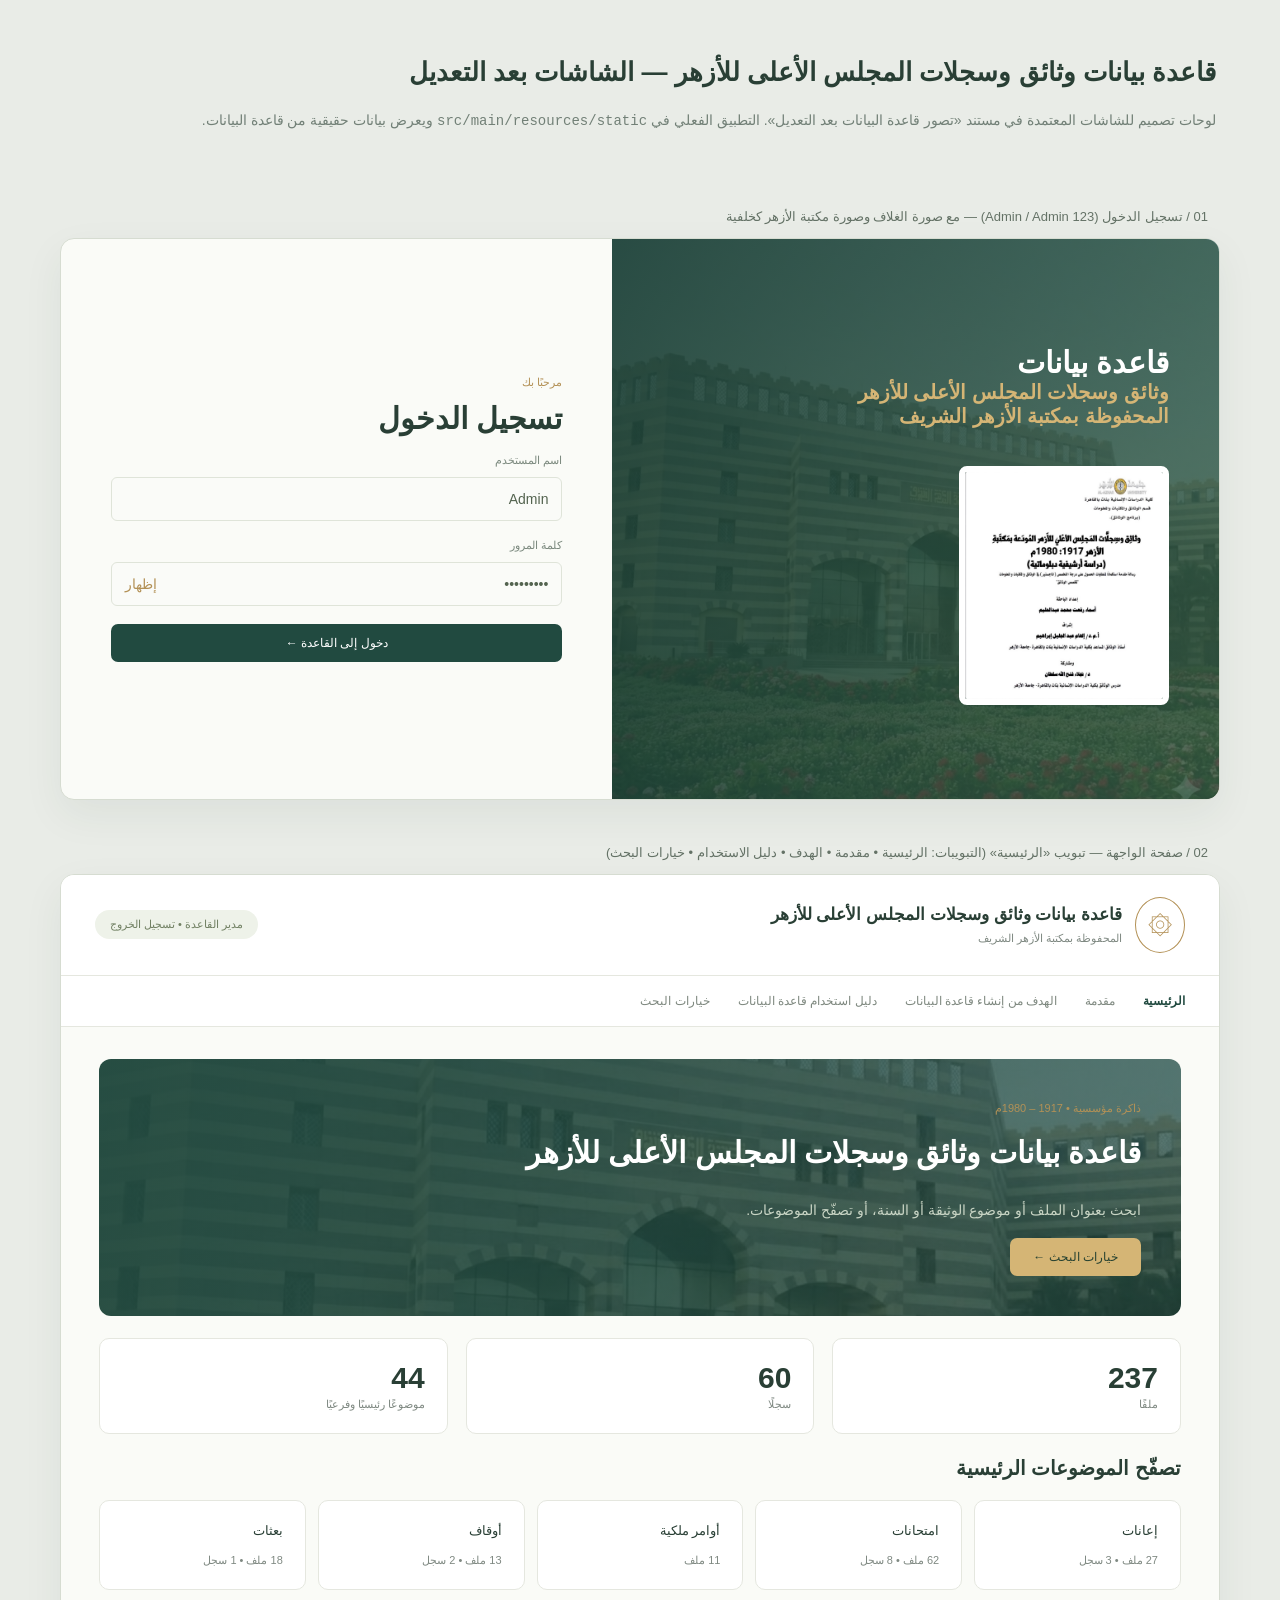
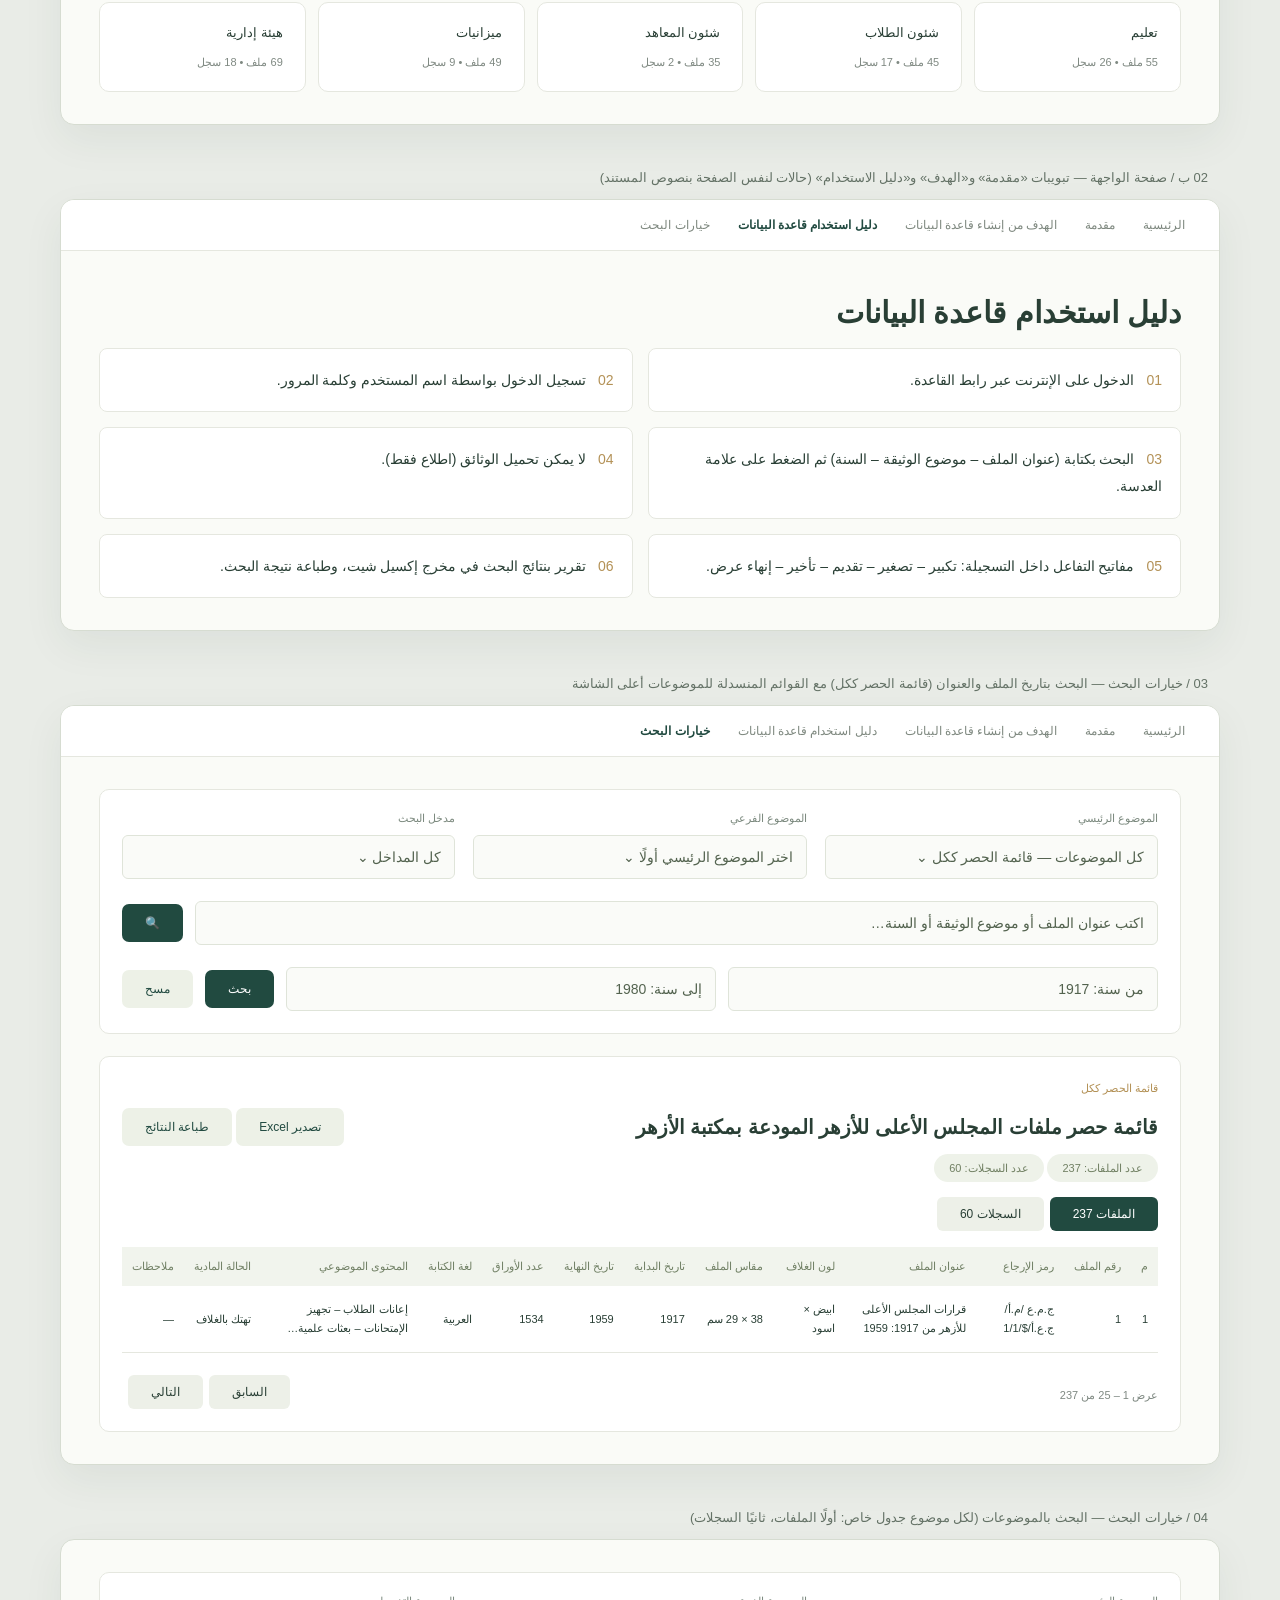
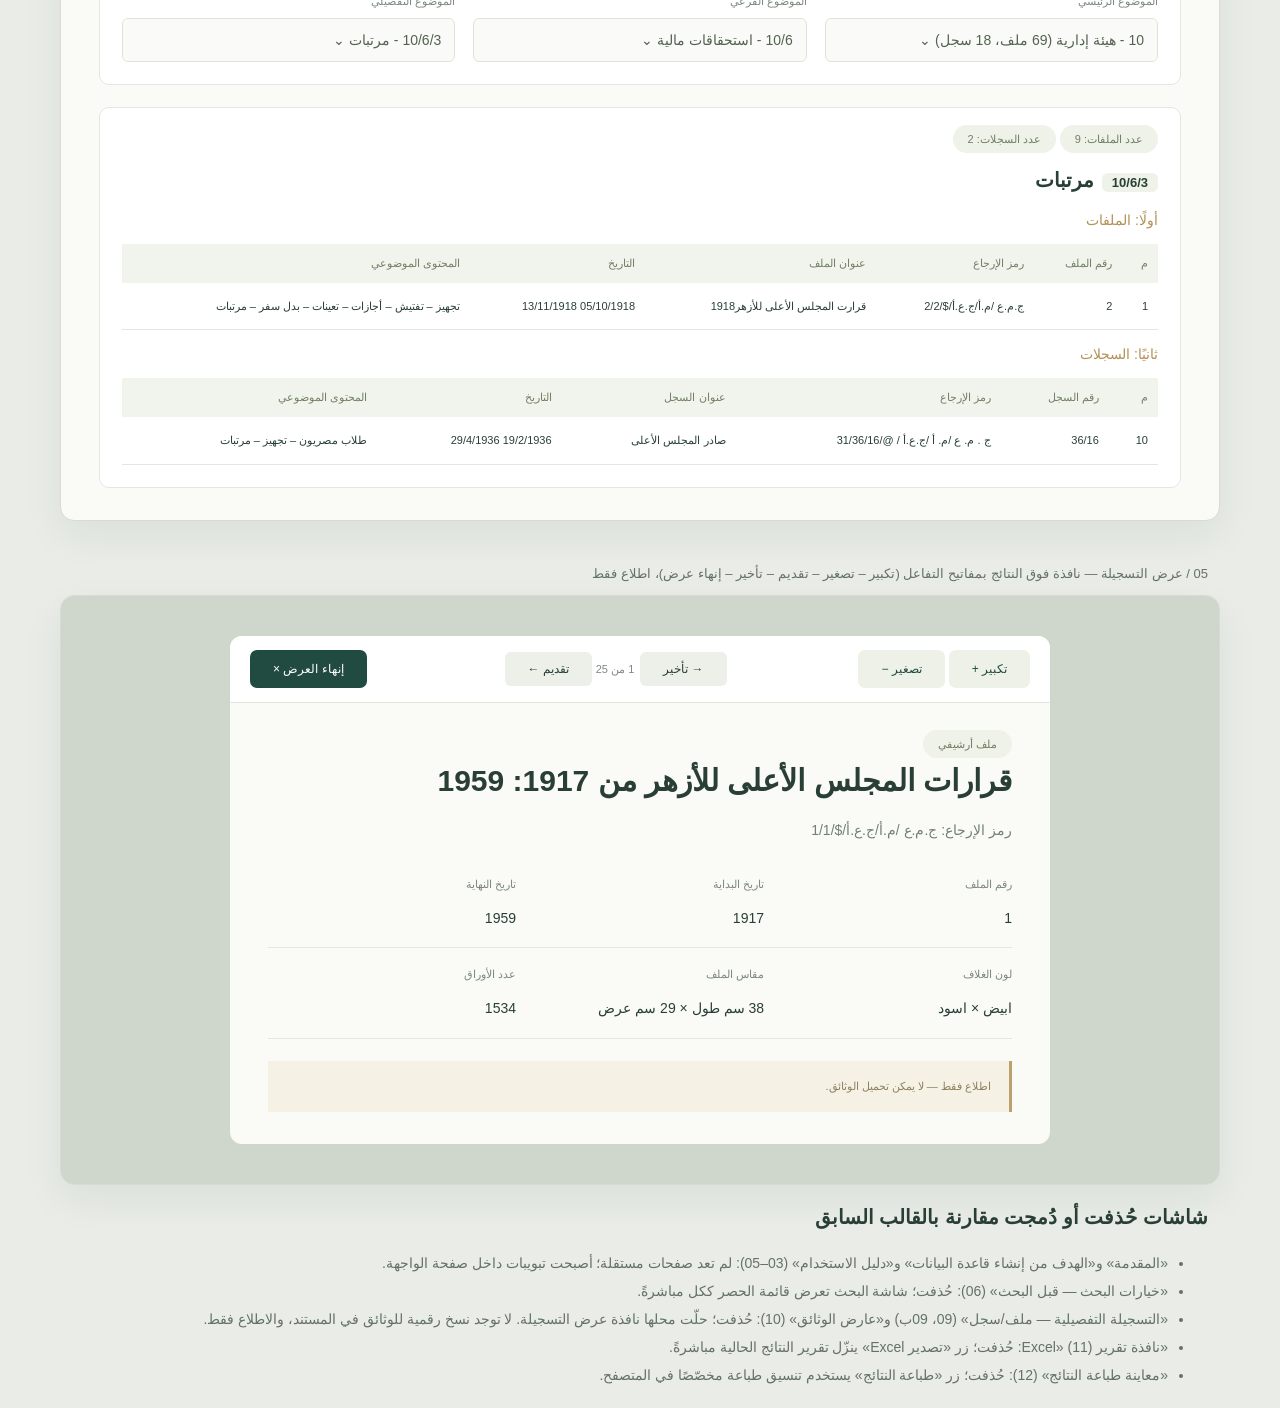
<file: all-screens.html>
<!doctype html>
<html lang="ar" dir="rtl"><head><meta charset="utf-8"><meta name="viewport" content="width=device-width,initial-scale=1"><title>تصميم شاشات قاعدة بيانات المجلس الأعلى للأزهر</title>
<style>
:root{--green:#214a40;--gold:#b39156;--muted:#7f8982;--border:#e5e7df}*{box-sizing:border-box}body{margin:0;background:#e9ece7;font:14px Tahoma,Arial,sans-serif;color:#293f35}body>header{padding:40px 5% 15px}h1{font-size:26px}h2{font-size:30px;margin:12px 0 18px}h3{font-size:20px}p{line-height:2;color:#728077}.caption{max-width:1160px;margin:45px auto 14px;padding:0 12px;color:#647266;font-size:13px}.screen{background:#fafbf7;max-width:1160px;margin:auto;border:1px solid #d6dcd1;border-radius:14px;overflow:hidden;box-shadow:0 15px 40px #263d3010}.top{background:#fff;display:flex;align-items:center;justify-content:space-between;padding:22px 34px;border-bottom:1px solid var(--border)}.brand{display:flex;align-items:center;gap:13px}.mark{border:1px solid var(--gold);border-radius:50%;padding:12px;font-size:25px;color:var(--gold)}.brand b{font-size:17px}.small{font-size:11px;color:var(--muted);margin-top:7px}.pill{background:#eef2e9;border-radius:30px;padding:8px 15px;color:#718063;font-size:11px}.nav{background:white;padding:18px 34px;border-bottom:1px solid var(--border);display:flex;gap:28px;color:#7e887f;font-size:12px;flex-wrap:wrap}.nav b{color:var(--green)}.content{padding:32px 38px}.eyebrow{font-size:11px;color:var(--gold)}.hero{background:linear-gradient(110deg,#214a40f5,#214a40b0),url("src/main/resources/static/img/library-bg.jpg") center/cover;padding:40px;border-radius:12px;color:white}.hero h2{line-height:1.7}.hero p{color:#c8d4c4;max-width:650px}.btn{display:inline-block;padding:12px 23px;border-radius:7px;background:var(--green);color:white;font-size:12px}.hero .btn{background:#d5b575;color:#274231}.btn.soft{background:#edf1e7;color:var(--green)}.row{display:flex;gap:12px;align-items:center;justify-content:space-between;flex-wrap:wrap}.grid{display:grid;grid-template-columns:repeat(3,1fr);gap:18px}.topics{display:grid;grid-template-columns:repeat(5,1fr);gap:12px;margin-top:20px}.box{padding:22px;background:white;border:1px solid var(--border);border-radius:10px}.topic{font-size:13px}.topic .small{margin-top:16px}label{font-size:11px;color:#7b897e;display:block;margin-bottom:10px}.field{background:#fafbf8;border:1px solid #dfe4d9;border-radius:6px;padding:13px;color:#53634f;min-height:43px}.field.wide{flex:1}.gap{margin-top:22px}.tab{display:inline-block;padding:10px 23px;border-radius:6px;background:#edf0e8;margin-left:6px;font-size:12px}.tab.active{background:var(--green);color:white}.wrap{overflow-x:auto}table{width:100%;border-collapse:collapse;font-size:11px;margin-top:16px;text-align:right}th{background:#f1f4ed;padding:13px 10px;color:#718065;font-weight:normal;white-space:nowrap}td{padding:14px 10px;border-bottom:1px solid var(--border);line-height:1.7}.items{display:grid;grid-template-columns:1fr 1fr;gap:15px}.step{padding:18px;background:white;border:1px solid var(--border);border-radius:8px;line-height:1.9}.step span{color:var(--gold);margin-left:12px}.notice{border-right:3px solid #bca16d;background:#f5f1e5;padding:15px 18px;color:#8e815f;font-size:11px;line-height:1.9}.details{display:grid;grid-template-columns:repeat(3,1fr)}.detail{padding:16px 0;border-bottom:1px solid var(--border);line-height:1.9}.login-wrap{display:grid;grid-template-columns:1.1fr 1fr;min-height:560px}.login-hero{background:linear-gradient(120deg,#183d34eb,#365e48c7),url("src/main/resources/static/img/library-bg.jpg") center/cover;color:#fff;padding:50px;display:flex;flex-direction:column;justify-content:center;gap:20px}.login-hero h2 span{display:block;color:#d5b575;font-size:20px}.login-hero img{width:210px;border-radius:8px;border:6px solid #fff}.login{padding:50px;display:flex;flex-direction:column;justify-content:center}.login .field{margin:0 0 18px}.login .btn{text-align:center}.overlay{background:#cfd6cc;padding:40px;display:flex;justify-content:center}.modal{width:100%;max-width:820px;background:#fafbf7;border-radius:12px;overflow:hidden}.modal .bar{background:#fff;padding:14px 20px;border-bottom:1px solid var(--border)}.group h3 .code{background:#eef2e9;border-radius:6px;padding:2px 10px;font-size:13px;margin-left:8px}h4{color:var(--gold);font-weight:normal;margin:16px 0 0}.removed{max-width:1160px;margin:20px auto;padding:0 12px}.removed li{line-height:2;color:#647266}@media(max-width:760px){.screen{margin:0 12px}.top,.content{padding:20px}.nav{gap:14px;padding:16px}.brand b{font-size:13px}.pill{display:none}.topics{grid-template-columns:repeat(2,1fr)}.grid,.details,.items,.login-wrap{grid-template-columns:1fr}.login-hero,.login{padding:25px}h2{font-size:23px}table{min-width:620px}.hero{padding:25px}.overlay{padding:12px}}
</style></head><body>
<header><h1>قاعدة بيانات وثائق وسجلات المجلس الأعلى للأزهر — الشاشات بعد التعديل</h1>
<p>لوحات تصميم للشاشات المعتمدة في مستند «تصور قاعدة البيانات بعد التعديل». التطبيق الفعلي في <code>src/main/resources/static</code> ويعرض بيانات حقيقية من قاعدة البيانات.</p></header>

<div class="caption">01 / تسجيل الدخول (Admin / Admin 123) — مع صورة الغلاف وصورة مكتبة الأزهر كخلفية</div>
<section class="screen"><div class="login-wrap"><div class="login-hero"><h2>قاعدة بيانات<span>وثائق وسجلات المجلس الأعلى للأزهر</span><span>المحفوظة بمكتبة الأزهر الشريف</span></h2><img src="src/main/resources/static/img/cover.jpg" alt="غلاف الرسالة"></div><div class="login"><span class="eyebrow">مرحبًا بك</span><h2>تسجيل الدخول</h2><label>اسم المستخدم</label><div class="field">Admin</div><label>كلمة المرور</label><div class="field">••••••••• <span style="float:left;color:var(--gold)">إظهار</span></div><span class="btn">دخول إلى القاعدة ←</span></div></div></section>

<div class="caption">02 / صفحة الواجهة — تبويب «الرئيسية» (التبويبات: الرئيسية • مقدمة • الهدف • دليل الاستخدام • خيارات البحث)</div>
<section class="screen"><div class="top"><div class="brand"><span class="mark">۞</span><div><b>قاعدة بيانات وثائق وسجلات المجلس الأعلى للأزهر</b><div class="small">المحفوظة بمكتبة الأزهر الشريف</div></div></div><span class="pill">مدير القاعدة • تسجيل الخروج</span></div><div class="nav"><b>الرئيسية</b><span>مقدمة</span><span>الهدف من إنشاء قاعدة البيانات</span><span>دليل استخدام قاعدة البيانات</span><span>خيارات البحث</span></div><div class="content"><div class="hero"><span class="eyebrow">ذاكرة مؤسسية • 1917 – 1980م</span><h2>قاعدة بيانات وثائق وسجلات المجلس الأعلى للأزهر</h2><p>ابحث بعنوان الملف أو موضوع الوثيقة أو السنة، أو تصفّح الموضوعات.</p><span class="btn">خيارات البحث ←</span></div><div class="grid gap"><div class="box"><h2 style="margin:0">237</h2><span class="small">ملفًا</span></div><div class="box"><h2 style="margin:0">60</h2><span class="small">سجلًا</span></div><div class="box"><h2 style="margin:0">44</h2><span class="small">موضوعًا رئيسيًا وفرعيًا</span></div></div><h3 class="gap">تصفّح الموضوعات الرئيسية</h3><div class="topics"><div class="box topic">إعانات<div class="small">27 ملف • 3 سجل</div></div><div class="box topic">امتحانات<div class="small">62 ملف • 8 سجل</div></div><div class="box topic">أوامر ملكية<div class="small">11 ملف</div></div><div class="box topic">أوقاف<div class="small">13 ملف • 2 سجل</div></div><div class="box topic">بعثات<div class="small">18 ملف • 1 سجل</div></div><div class="box topic">تعليم<div class="small">55 ملف • 26 سجل</div></div><div class="box topic">شئون الطلاب<div class="small">45 ملف • 17 سجل</div></div><div class="box topic">شئون المعاهد<div class="small">35 ملف • 2 سجل</div></div><div class="box topic">ميزانيات<div class="small">49 ملف • 9 سجل</div></div><div class="box topic">هيئة إدارية<div class="small">69 ملف • 18 سجل</div></div></div></div></section>

<div class="caption">02 ب / صفحة الواجهة — تبويبات «مقدمة» و«الهدف» و«دليل الاستخدام» (حالات لنفس الصفحة بنصوص المستند)</div>
<section class="screen"><div class="nav"><span>الرئيسية</span><span>مقدمة</span><span>الهدف من إنشاء قاعدة البيانات</span><b>دليل استخدام قاعدة البيانات</b><span>خيارات البحث</span></div><div class="content"><h2>دليل استخدام قاعدة البيانات</h2><div class="items"><div class="step"><span>01</span>الدخول على الإنترنت عبر رابط القاعدة.</div><div class="step"><span>02</span>تسجيل الدخول بواسطة اسم المستخدم وكلمة المرور.</div><div class="step"><span>03</span>البحث بكتابة (عنوان الملف – موضوع الوثيقة – السنة) ثم الضغط على علامة العدسة.</div><div class="step"><span>04</span>لا يمكن تحميل الوثائق (اطلاع فقط).</div><div class="step"><span>05</span>مفاتيح التفاعل داخل التسجيلة: تكبير – تصغير – تقديم – تأخير – إنهاء عرض.</div><div class="step"><span>06</span>تقرير بنتائج البحث في مخرج إكسيل شيت، وطباعة نتيجة البحث.</div></div></div></section>

<div class="caption">03 / خيارات البحث — البحث بتاريخ الملف والعنوان (قائمة الحصر ككل) مع القوائم المنسدلة للموضوعات أعلى الشاشة</div>
<section class="screen"><div class="nav"><span>الرئيسية</span><span>مقدمة</span><span>الهدف من إنشاء قاعدة البيانات</span><span>دليل استخدام قاعدة البيانات</span><b>خيارات البحث</b></div><div class="content"><div class="box"><div class="grid"><div><label>الموضوع الرئيسي</label><div class="field">كل الموضوعات — قائمة الحصر ككل ⌄</div></div><div><label>الموضوع الفرعي</label><div class="field">اختر الموضوع الرئيسي أولًا ⌄</div></div><div><label>مدخل البحث</label><div class="field">كل المداخل ⌄</div></div></div><div class="row gap"><div class="field wide">اكتب عنوان الملف أو موضوع الوثيقة أو السنة…</div><span class="btn">🔍</span></div><div class="row gap"><div class="field wide">من سنة: 1917</div><div class="field wide">إلى سنة: 1980</div><span class="btn">بحث</span><span class="btn soft">مسح</span></div></div><div class="box gap"><div class="row"><div><span class="eyebrow">قائمة الحصر ككل</span><h3>قائمة حصر ملفات المجلس الأعلى للأزهر المودعة بمكتبة الأزهر</h3><span class="pill">عدد الملفات: 237</span> <span class="pill">عدد السجلات: 60</span></div><div><span class="btn soft">تصدير Excel</span> <span class="btn soft">طباعة النتائج</span></div></div><div class="gap"><span class="tab active">الملفات 237</span><span class="tab">السجلات 60</span></div><div class="wrap"><table><tr><th>م</th><th>رقم الملف</th><th>رمز الإرجاع</th><th>عنوان الملف</th><th>لون الغلاف</th><th>مقاس الملف</th><th>تاريخ البداية</th><th>تاريخ النهاية</th><th>عدد الأوراق</th><th>لغة الكتابة</th><th>المحتوى الموضوعي</th><th>الحالة المادية</th><th>ملاحظات</th></tr><tr><td>1</td><td>1</td><td>ج.م.ع /م.أ/ج.ع.أ/$/1/1</td><td>قرارات المجلس الأعلى للأزهر من 1917: 1959</td><td>ابيض × اسود</td><td>38 × 29 سم</td><td>1917</td><td>1959</td><td>1534</td><td>العربية</td><td>إعانات الطلاب – تجهيز الإمتحانات – بعثات علمية…</td><td>تهتك بالغلاف</td><td>—</td></tr></table></div><div class="row gap"><span class="small">عرض 1 – 25 من 237</span><div><span class="tab">السابق</span><span class="tab">التالي</span></div></div></div></div></section>

<div class="caption">04 / خيارات البحث — البحث بالموضوعات (لكل موضوع جدول خاص: أولًا الملفات، ثانيًا السجلات)</div>
<section class="screen"><div class="content"><div class="box grid"><div><label>الموضوع الرئيسي</label><div class="field">10 - هيئة إدارية (69 ملف، 18 سجل) ⌄</div></div><div><label>الموضوع الفرعي</label><div class="field">10/6 - استحقاقات مالية ⌄</div></div><div><label>الموضوع التفصيلي</label><div class="field">10/6/3 - مرتبات ⌄</div></div></div><div class="box gap group"><span class="pill">عدد الملفات: 9</span> <span class="pill">عدد السجلات: 2</span><h3 class="gap"><span class="code">10/6/3</span>مرتبات</h3><h4>أولًا: الملفات</h4><div class="wrap"><table><tr><th>م</th><th>رقم الملف</th><th>رمز الإرجاع</th><th>عنوان الملف</th><th>التاريخ</th><th>المحتوى الموضوعي</th></tr><tr><td>1</td><td>2</td><td>ج.م.ع /م.أ/ج.ع.أ/$/2/2</td><td>قرارت المجلس الأعلى للأزهر1918</td><td>05/10/1918 13/11/1918</td><td>تجهيز – تفتيش – أجازات – تعينات – بدل سفر – مرتبات</td></tr></table></div><h4>ثانيًا: السجلات</h4><div class="wrap"><table><tr><th>م</th><th>رقم السجل</th><th>رمز الإرجاع</th><th>عنوان السجل</th><th>التاريخ</th><th>المحتوى الموضوعي</th></tr><tr><td>10</td><td>36/16</td><td>ج . م. ع /م. أ /ج.ع.أ / @/31/36/16</td><td>صادر المجلس الأعلى</td><td>19/2/1936 29/4/1936</td><td>طلاب مصريون – تجهيز – مرتبات</td></tr></table></div></div></div></section>

<div class="caption">05 / عرض التسجيلة — نافذة فوق النتائج بمفاتيح التفاعل (تكبير – تصغير – تقديم – تأخير – إنهاء عرض)، اطلاع فقط</div>
<section class="screen"><div class="overlay"><div class="modal"><div class="bar row"><div><span class="btn soft">تكبير +</span> <span class="btn soft">تصغير −</span></div><div><span class="tab">→ تأخير</span><span class="small">1 من 25</span> <span class="tab">تقديم ←</span></div><span class="btn">إنهاء العرض ×</span></div><div class="content"><span class="pill">ملف أرشيفي</span><h2>قرارات المجلس الأعلى للأزهر من 1917: 1959</h2><p>رمز الإرجاع: ج.م.ع /م.أ/ج.ع.أ/$/1/1</p><div class="details"><div class="detail"><label>رقم الملف</label>1</div><div class="detail"><label>تاريخ البداية</label>1917</div><div class="detail"><label>تاريخ النهاية</label>1959</div><div class="detail"><label>لون الغلاف</label>ابيض × اسود</div><div class="detail"><label>مقاس الملف</label>38 سم طول × 29 سم عرض</div><div class="detail"><label>عدد الأوراق</label>1534</div></div><div class="notice gap">اطلاع فقط — لا يمكن تحميل الوثائق.</div></div></div></div></section>

<div class="removed"><h3>شاشات حُذفت أو دُمجت مقارنة بالقالب السابق</h3><ul>
<li>«المقدمة» و«الهدف من إنشاء قاعدة البيانات» و«دليل الاستخدام» (03–05): لم تعد صفحات مستقلة؛ أصبحت تبويبات داخل صفحة الواجهة.</li>
<li>«خيارات البحث — قبل البحث» (06): حُذفت؛ شاشة البحث تعرض قائمة الحصر ككل مباشرةً.</li>
<li>«التسجيلة التفصيلية — ملف/سجل» (09، 09ب) و«عارض الوثائق» (10): حُذفت؛ حلّت محلها نافذة عرض التسجيلة. لا توجد نسخ رقمية للوثائق في المستند، والاطلاع فقط.</li>
<li>«نافذة تقرير Excel» (11): حُذفت؛ زر «تصدير Excel» ينزّل تقرير النتائج الحالية مباشرةً.</li>
<li>«معاينة طباعة النتائج» (12): حُذفت؛ زر «طباعة النتائج» يستخدم تنسيق طباعة مخصّصًا في المتصفح.</li>
</ul></div>
</body></html>
</file>
